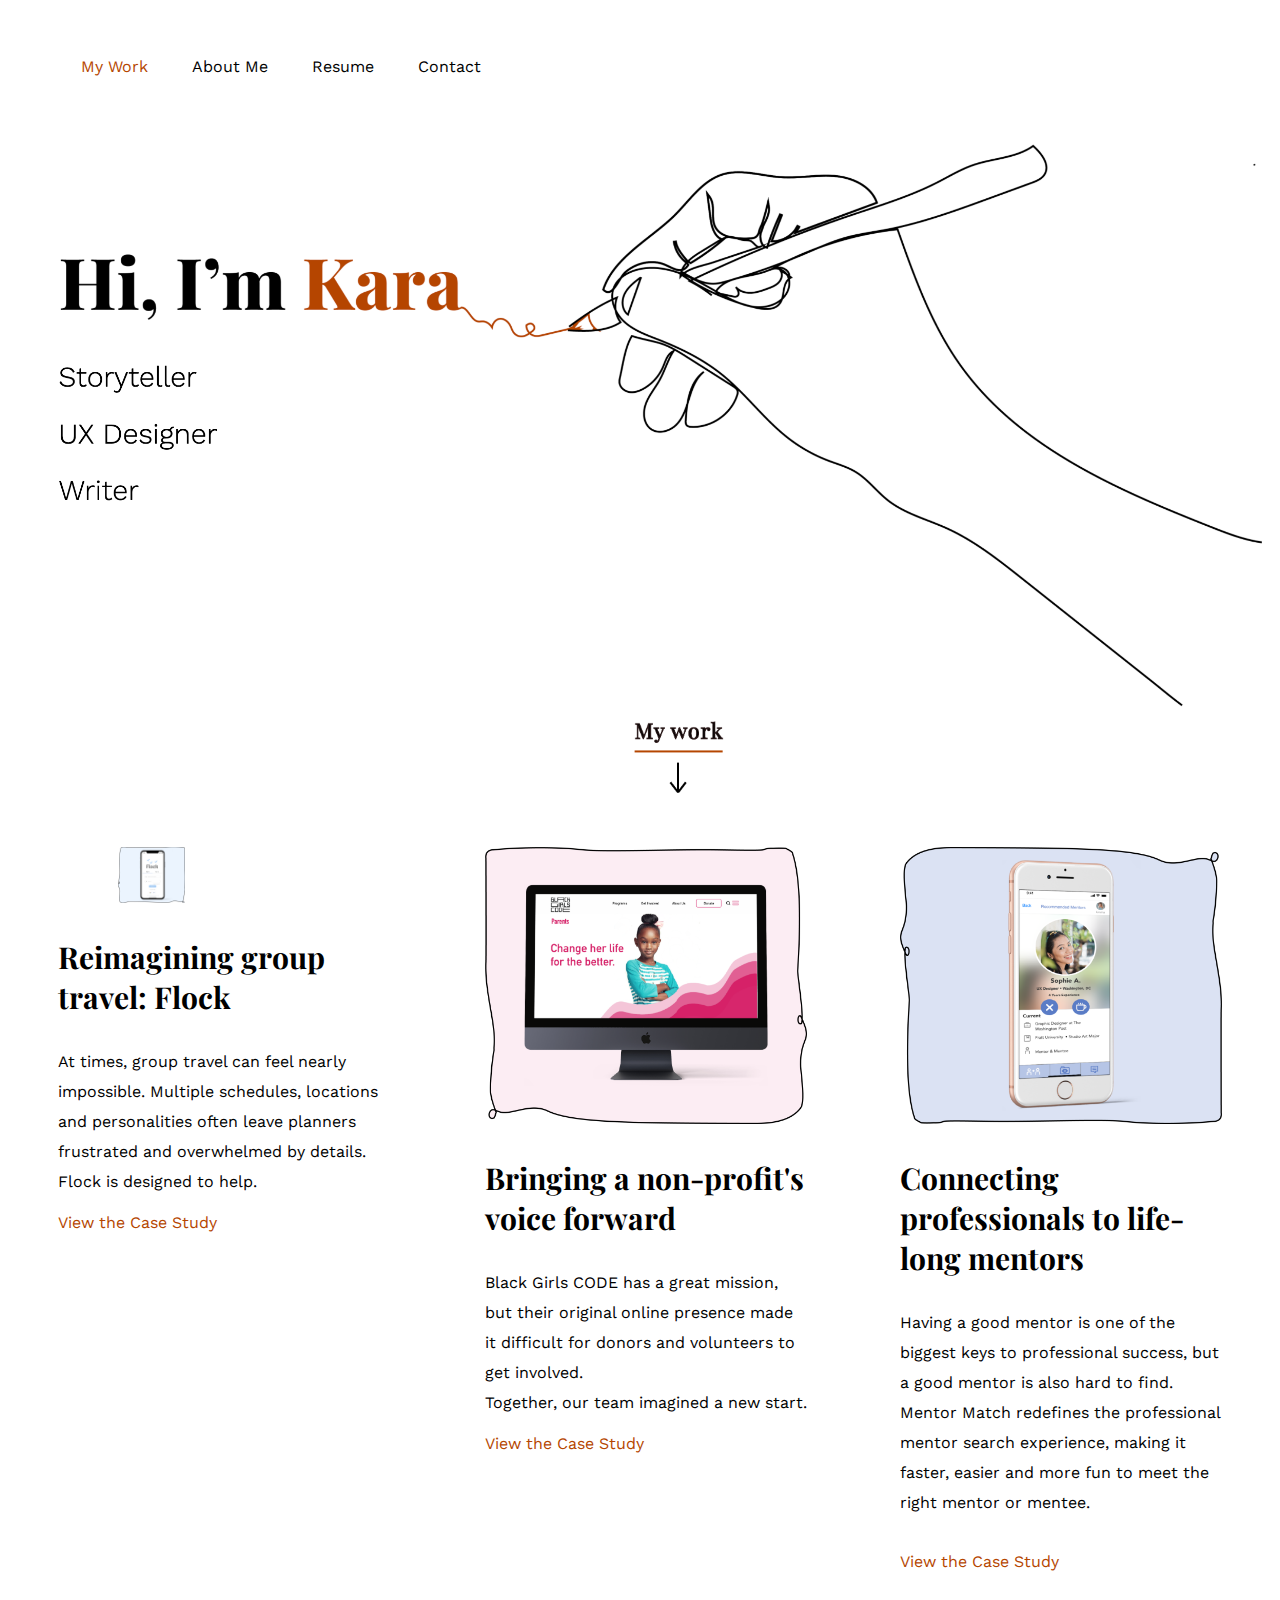
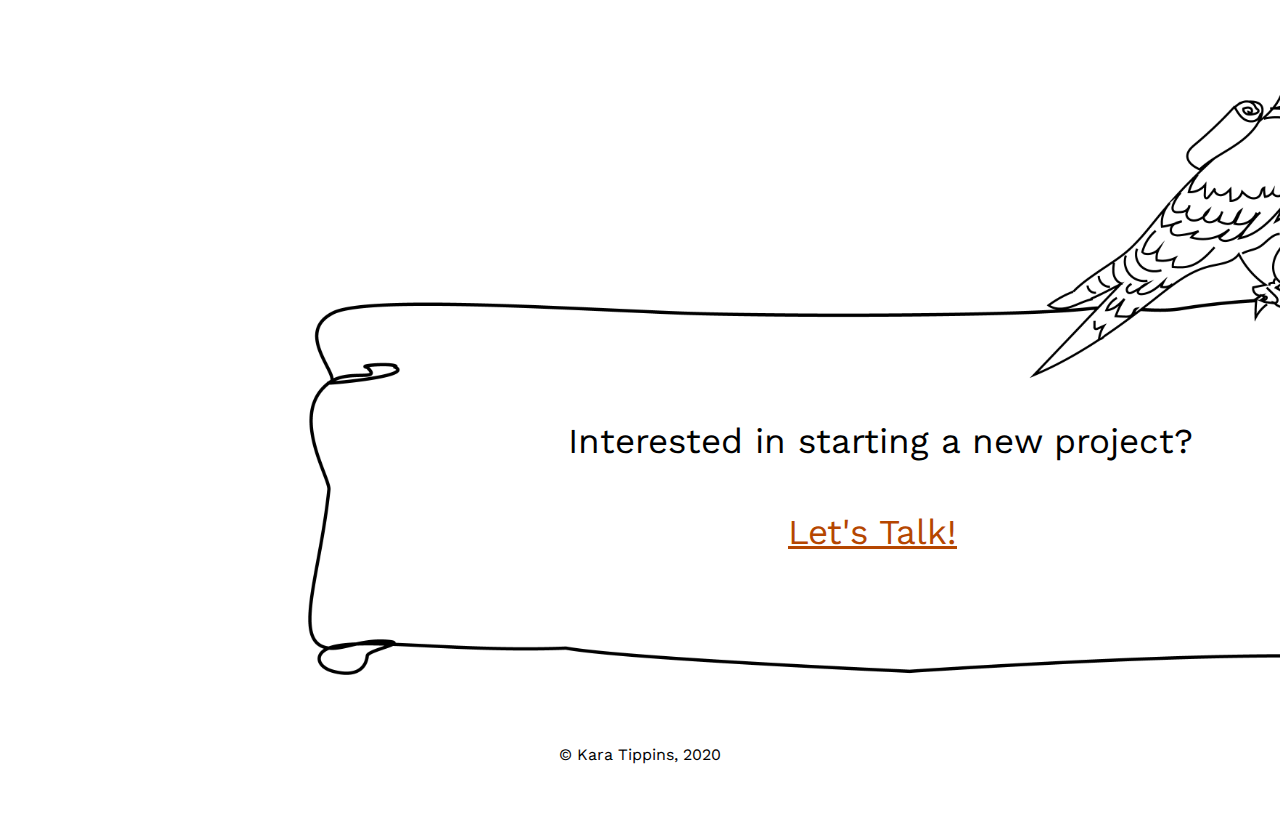
<file: index.html>
<!DOCTYPE html>
<html lang="en">
<head>
    <link href="https://fonts.googleapis.com/css2?family=Playfair+Display:ital,wght@0,400;0,500;0,600;0,700;0,800;0,900;1,400;1,500;1,600;1,700;1,800;1,900&family=Work+Sans:ital,wght@0,100;0,200;0,300;0,400;0,500;0,600;0,700;0,800;0,900;1,100;1,200;1,300;1,400;1,500;1,600;1,700;1,800;1,900&display=swap" rel="stylesheet"> 
    <link rel="stylesheet" href="CSS/style.css">
<title>Kara's Portfolio Homepage</title>
</head>
<body>

<!--Top bar navigation-->
<header class="navigation">
    <nav class="menu">
      <ul>
        <li><a href="index.html" class="on-that-page">My Work</a></li>
        <li><a href="aboutme.html" class="nav-bar-link">About Me</a></li>
        <li><a href="resume.html" class="nav-bar-link">Resume</a></li>
        <li><a href="contact.html"class="nav-bar-link">Contact</a></li>
      </ul>
    </nav>
</header>

<!--Start of the hero image section-->
<section id="heroimage">
    <div class="karahand">
        <img src="Images/Kara-hand-with-words.png" alt="Illustration of a hand holding a pencil writing 'Hi I'm Kara'">
    </div> 
    <div class="mywork2">
        <img src="Images/myworklogo.png" alt="My work text with an arrow pointing down to indicate case studies" style="height:auto; width: 90px;"/>
    </div>
    </section>

<!--Case studies-->
<section class="case-studies">

  <!-- Flock-->
   <div class="flock-case">
       <img class="flock-image" src="Images/flockcasehome.png" alt="the flock app homescreen inside of an iphone against a blue background">
       <div class="flock-case-details">
        <h3 class="h3">Reimagining group travel: Flock</h3>
        <p class="p">At times, group travel can feel nearly impossible. Multiple schedules, locations and personalities often leave planners frustrated and overwhelmed by details. <br> Flock is designed to help.</p>
        <a href="flockcasestudy.html" class="on-that-page" id="case-study-link-responsive">View the Case Study</a>
     </div>
    </div>

<!--bgc-->
  <div class="bgc-case">
    <img class="bgc-image" src="Images/bcgcasehome.png" alt="a picture of the redesigned black girls code website on a computer">
      <div class="bgc-case-details"></div>
        <h3 class="h3">Bringing a non-profit's voice forward</h3>
        <p class="p">Black Girls CODE has a great mission, but their original online presence made it difficult for donors and volunteers to get involved. <br> Together, our team imagined a new start.</p>
        <a href="bgccasestudy.html" class="on-that-page" id="case-study-link-responsive">View the Case Study</a>
      </div>
  </div>

<!--Mentor Match-->
  <div class="mentor-match-case">
    <img class="mentor-match-image" src="Images/mentormatchcasehome.png" alt="an image of the mentor match app screen on an iphone with a purple background">
    <div class="mentor-match-case-details">
      <h3 class="h3 case-title-responsive">Connecting professionals to life-long mentors</h3>
      <p class="p case-paragraph-responsive">Having a good mentor is one of the biggest keys to professional success, but a good mentor is also hard to find. <br> Mentor Match redefines the professional mentor search experience, making it faster, easier and more fun to meet the right mentor or mentee.</p>
      <br>
      <a href="memtormatchcasestudy.html" class="on-that-page" id="case-study-link-responsive">View the Case Study</a>
    </div>
  </div>
</section>

<!--Start of the Contact Me Bird-->
<div class="footer-bird">
 <img src="Images/footerbird.png" class="footer-bird" >
 <h3 class="starting_project">Interested in starting a new project?</h3>
 <a class="lets-talk" href="mailto:kara.a.tippins@gmail.com">Let's Talk!</a>
</div>

<!--Start of the footer-->
<footer class="footer">
<p>© Kara Tippins, 2020</p>
</footer>

<!-- Global site tag (gtag.js) - Google Analytics -->
<script async src="https://www.googletagmanager.com/gtag/js?id=UA-178915495-1"></script>
<script>
  window.dataLayer = window.dataLayer || [];
  function gtag(){dataLayer.push(arguments);}
  gtag('js', new Date());

  gtag('config', 'UA-178915495-1');
</script>

</body>
<script src="js/index.js"></script>
</html>
</file>
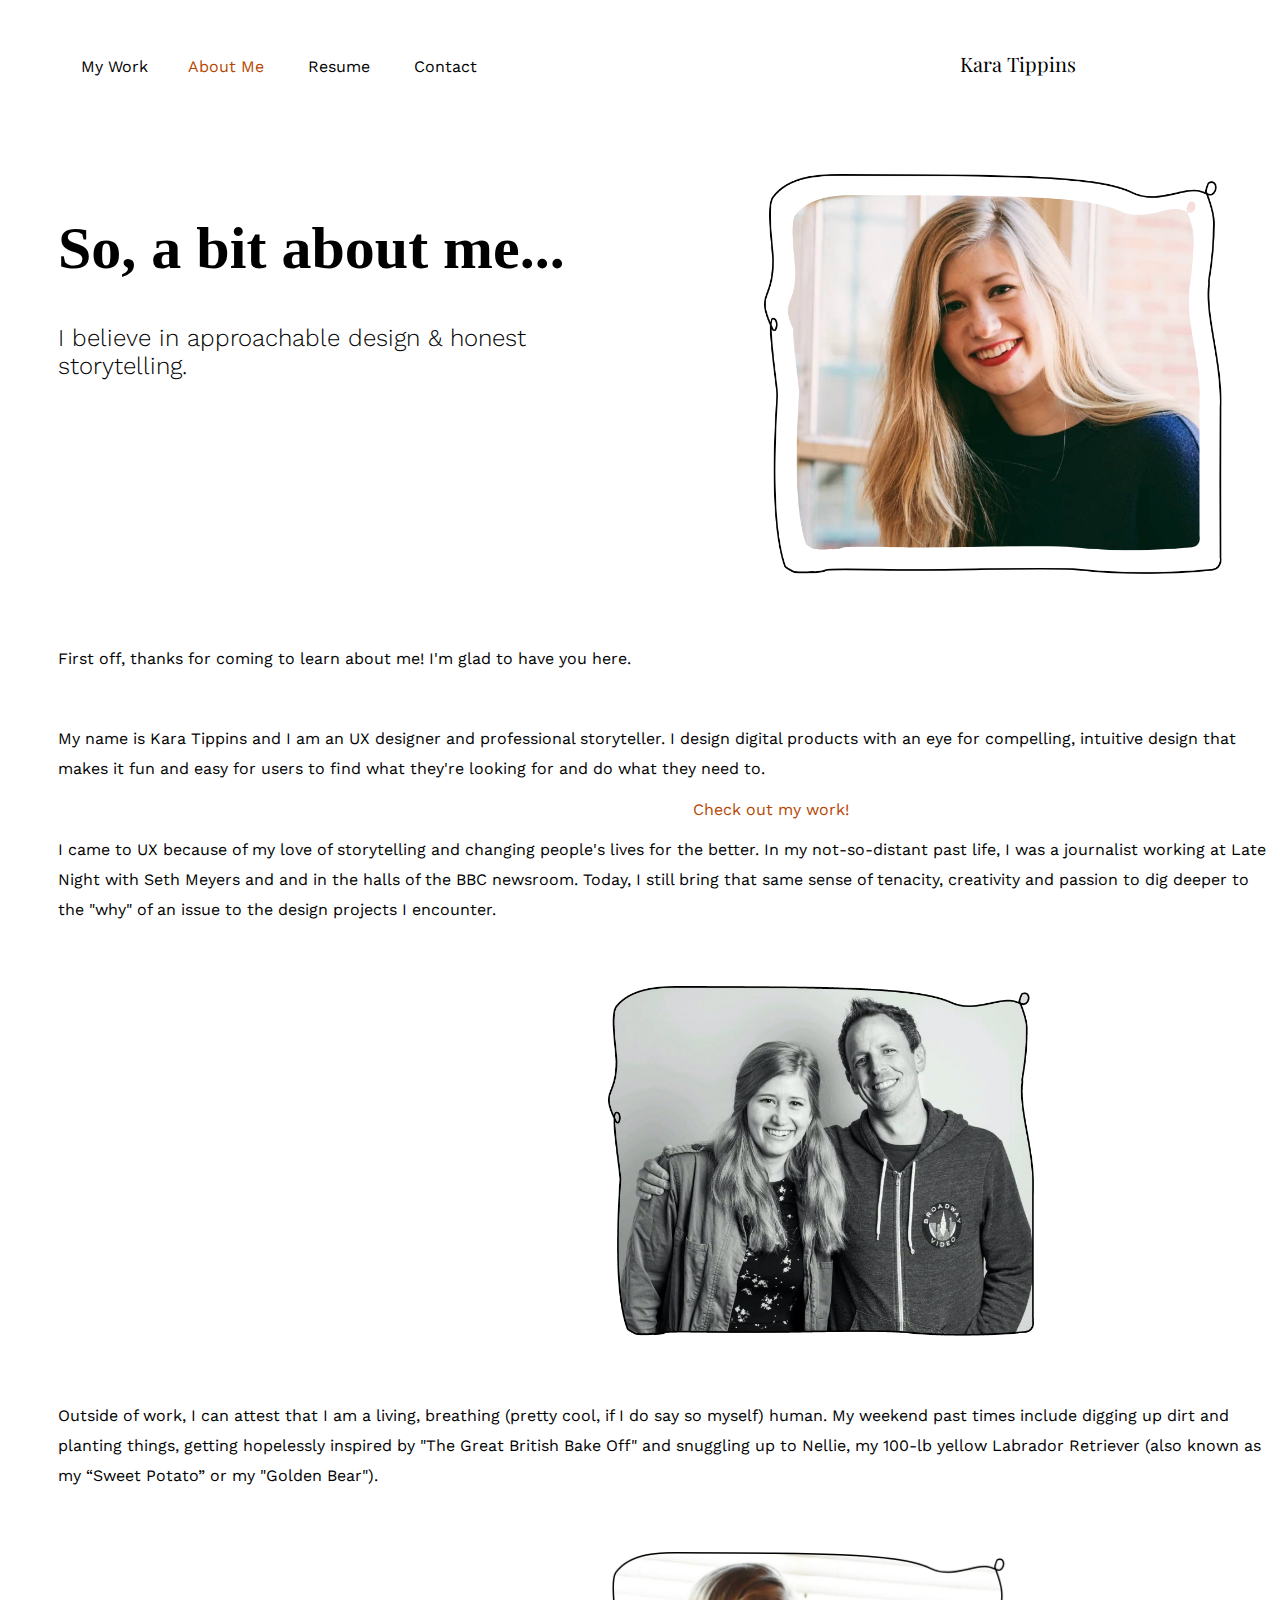
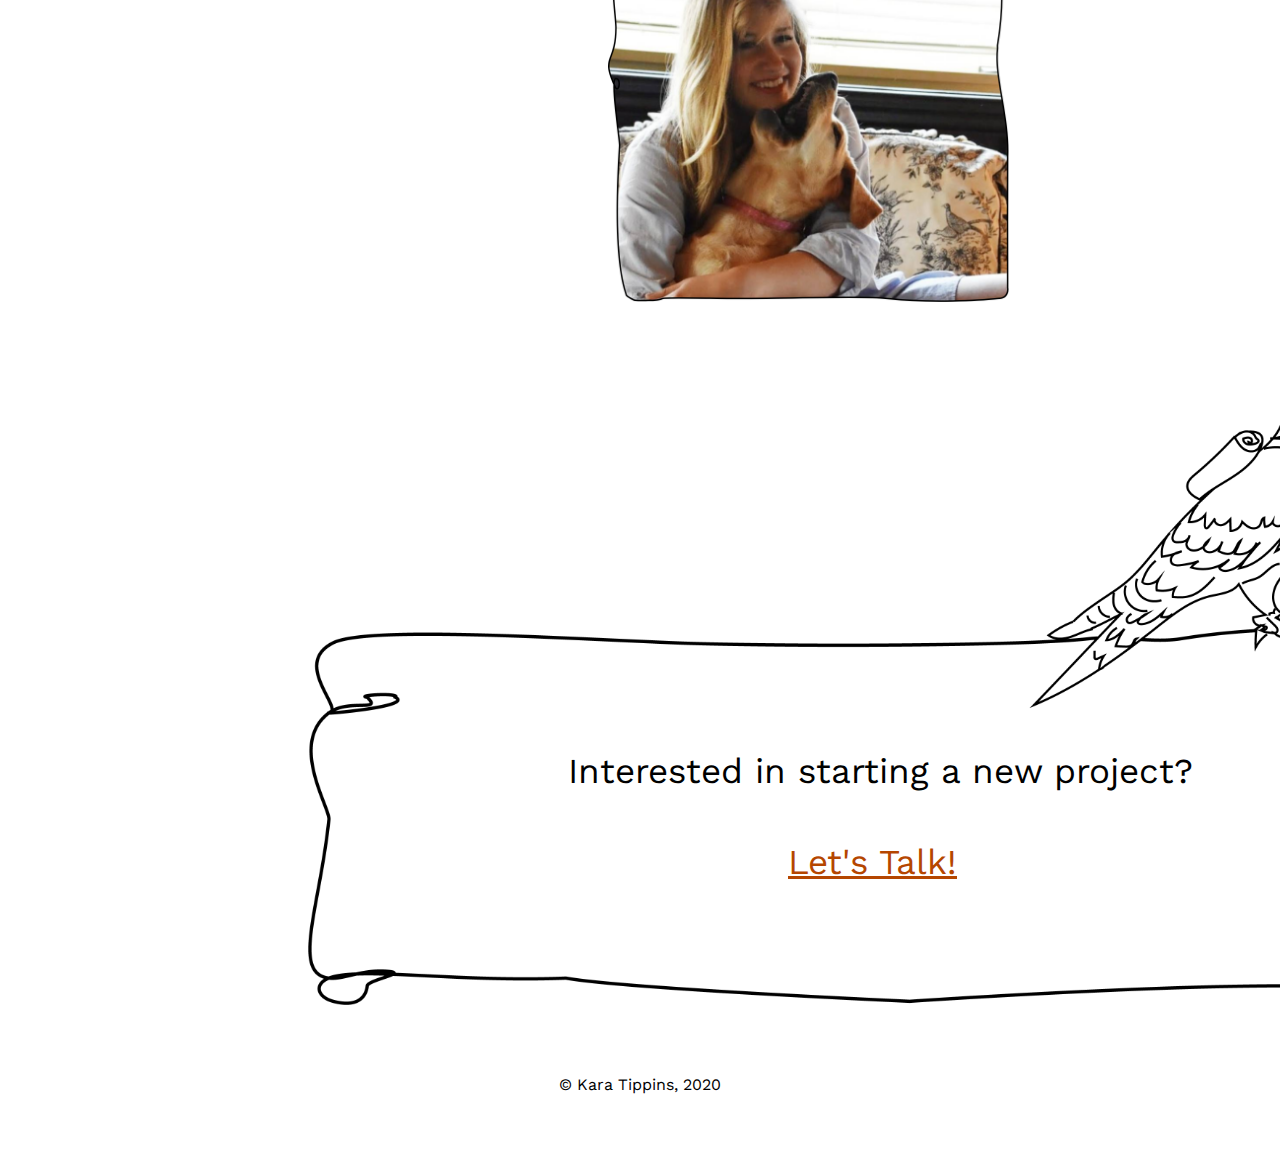
<file: aboutme.html>
<!DOCTYPE html>
<html lang="en">
<head>
    <link href="https://fonts.googleapis.com/css2?family=Playfair+Display:ital,wght@0,400;0,500;0,600;0,700;0,800;0,900;1,400;1,500;1,600;1,700;1,800;1,900&family=Work+Sans:ital,wght@0,100;0,200;0,300;0,400;0,500;0,600;0,700;0,800;0,900;1,100;1,200;1,300;1,400;1,500;1,600;1,700;1,800;1,900&display=swap" rel="stylesheet"> 
    <link rel="stylesheet" href="CSS/style.css">
<title>Kara's Portfolio Homepage</title>
</head>
<body>

<!--Top bar navigation-->
<header class="navigation">
    <nav class="menu">
      <ul>
        <li><a href="index.html" class="nav-bar-link">My Work</a>
        <li><a href="aboutme.html" class="on-that-page">About Me</a></li>
        <li><a href="resume.html" class="nav-bar-link">Resume</a></li>
        <li><a href="contact.html" class="nav-bar-link">Contact</a></li>
      </ul>
    </nav>
    <a href="index.html" class="kara-tippins-home">Kara Tippins</a>
</header>

<!--Top header-->
<div class="flex-container">
  <div>
    <h1 class="a-bit-about-me">So, a bit about me...</h1>
    <h2 class="ethos-blurb">I believe in approachable design & honest storytelling.</h2>
  </div>
  <div>
    <img class="kara-headshot" src="Images/about-me-headshot@2x.png" alt="a photo of me smiling with red lipstick and a blue sweater." class="kara-headshot"> 
  </div>
</div>

<!--The page's text and body images-->
<p class="about-me-body-text p">First off, thanks for coming to learn about me! I'm glad to have you here.</p>
<br>
<p class="about-me-body-text p"> My name is Kara Tippins and I am an UX designer and professional storyteller. I design digital products with an eye for compelling, intuitive design that makes it fun and easy for users to find what they're looking for and do what they need to.</p>
<a href="bgccasestudy.html" class="on-that-page about-me-work-button">Check out my work!</a>
<p class="about-me-body-text p"> I came to UX because of my love of storytelling and changing people's lives for the better. In my not-so-distant past life, I was a journalist working at Late Night with Seth Meyers and and in the halls of the BBC newsroom. Today, I still bring that same sense of tenacity, creativity and passion to dig deeper to the "why" of an issue to the design projects I encounter. </p>
<img class="kara-about-me-pics" src="Images/kara-late-night@2x.png" alt="a photo of me smiling with Seth Meyers"> 
<p class="about-me-body-text p">Outside of work, I can attest that I am a living, breathing (pretty cool, if I do say so myself) human. My weekend past times include digging up dirt and planting things, getting hopelessly inspired by "The Great British Bake Off" and snuggling up to Nellie, my 100-lb yellow Labrador Retriever (also known as my “Sweet Potato” or my "Golden Bear").</p>
<img class="kara-about-me-pics" src="Images/nellie_kara_pic@2x.png" alt="a photo of me smiling with my yellow lab"> 

<!--Start of the Contact Me Bird-->
<div class="footer-bird">
 <img src="Images/footerbird.png" class="footer-bird" >
 <h3 class="starting_project">Interested in starting a new project?</h3>
 <a class="lets-talk" href="mailto:kara.a.tippins@gmail.com">Let's Talk!</a>
</div>

<!--Start of the footer-->
<footer class="footer">
<p>© Kara Tippins, 2020</p>
</footer>
</body>
</html>
</file>
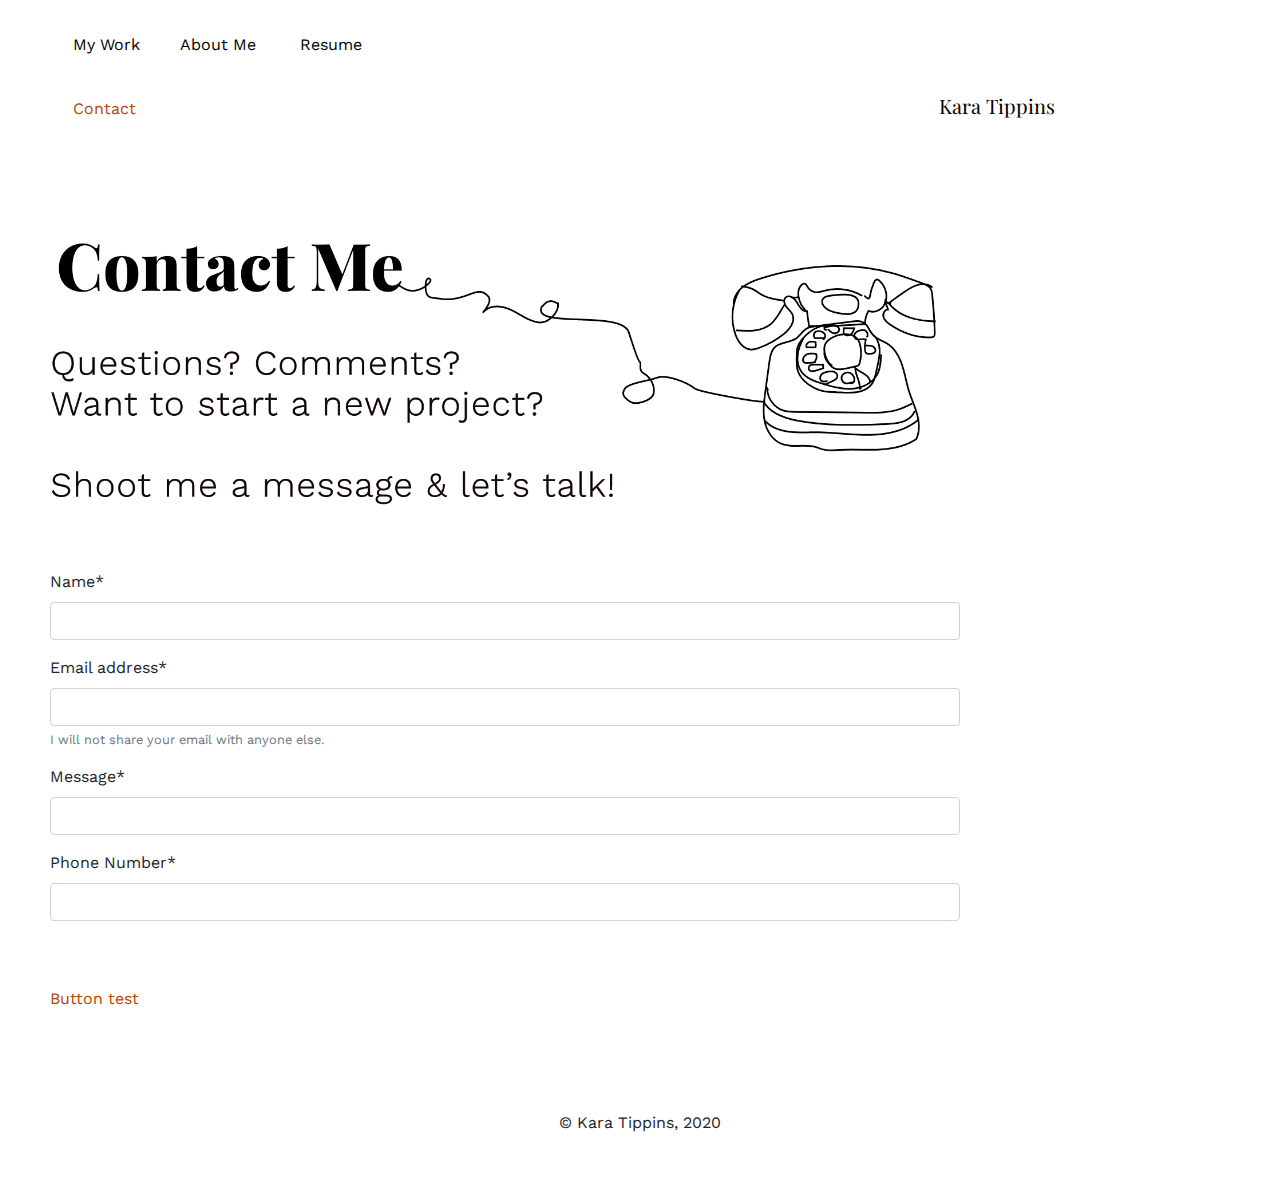
<file: contact.html>
<!DOCTYPE html>
<html lang="en">
<head>
    <link href="https://fonts.googleapis.com/css2?family=Playfair+Display:ital,wght@0,400;0,500;0,600;0,700;0,800;0,900;1,400;1,500;1,600;1,700;1,800;1,900&family=Work+Sans:ital,wght@0,100;0,200;0,300;0,400;0,500;0,600;0,700;0,800;0,900;1,100;1,200;1,300;1,400;1,500;1,600;1,700;1,800;1,900&display=swap" rel="stylesheet"> 
    <link rel="stylesheet" href="https://stackpath.bootstrapcdn.com/bootstrap/4.5.2/css/bootstrap.min.css" integrity="sha384-JcKb8q3iqJ61gNV9KGb8thSsNjpSL0n8PARn9HuZOnIxN0hoP+VmmDGMN5t9UJ0Z" crossorigin="anonymous">
    <link rel="stylesheet" href="CSS/style.css">
<title>Kara's Portfolio Homepage</title>
</head>
<body>

<!--Top bar navigation-->
<header class="navigation">
    <nav class="menu">
      <ul>
        <li><a href="index.html" class="nav-bar-link">My Work</a>
        <li><a href="aboutme.html" class="nav-bar-link">About Me</a></li>
        <li><a href="resume.html" class="nav-bar-link">Resume</a></li>
        <li><a href="contact.html" class="on-that-page">Contact</a></li>
      </ul>
    </nav>
    <a href="index.html" class="kara-tippins-home">Kara Tippins</a>
</header>

<!--Hero image welcome part of the page-->
<div class="flex-container">
  <img class="contact-me-header" src="Images/contact-me-header@2x.png" alt="a drawn telephone and the text Contact Me. Beneath the contact me text it says Questions? Comments? Want to start a new project together? Shoot me a message and let's talk!"> 
</div>

<!--Contact Info Form-->
<form class="form1">
  <div class="form-group">
    <label for="exampleInputName1">Name*</label>
    <input type="text" class="form-control" id="exampleInputName1">
  </div>
  <div class="form-group">
    <label for="exampleInputEmail1">Email address*</label>
    <input type="email" class="form-control" id="exampleInputEmail1" aria-describedby="emailHelp">
    <small id="emailHelp" class="form-text text-muted">I will not share your email with anyone else.</small>
  </div>
  <div class="form-group" id="message-form-group">
    <label for="exampleInputMessage1">Message*</label>
    <input type="text" class="form-control" id="exampleInputMessage1">
  </div>
  <div class="form-group" id="message-form-group">
    <label for="exampleInputPhone1">Phone Number*</label>
    <input type="number" class="form-control" id="exampleInputPhone1">
  </div>
  <!--<button class="btn btn-primary text-change">Let the conversation begin!</button>-->
  <p class="p" id="talk-soon-confirmation">Thanks for your message! We'll talk soon.</p>
</form>
<button class="btn btn-primary text-change">Button test</button>


<!--Start of the footer-->
<footer class="footer">
<p>© Kara Tippins, 2020</p>
</footer>
</body>
<script src="https://code.jquery.com/jquery-3.5.1.slim.min.js" integrity="sha384-DfXdz2htPH0lsSSs5nCTpuj/zy4C+OGpamoFVy38MVBnE+IbbVYUew+OrCXaRkfj" crossorigin="anonymous"></script>
<script src="https://cdn.jsdelivr.net/npm/popper.js@1.16.1/dist/umd/popper.min.js" integrity="sha384-9/reFTGAW83EW2RDu2S0VKaIzap3H66lZH81PoYlFhbGU+6BZp6G7niu735Sk7lN" crossorigin="anonymous"></script>
<script src="https://stackpath.bootstrapcdn.com/bootstrap/4.5.2/js/bootstrap.min.js" integrity="sha384-B4gt1jrGC7Jh4AgTPSdUtOBvfO8shuf57BaghqFfPlYxofvL8/KUEfYiJOMMV+rV" crossorigin="anonymous"></script>
<script src="js/index.js"></script>
</html>
</file>
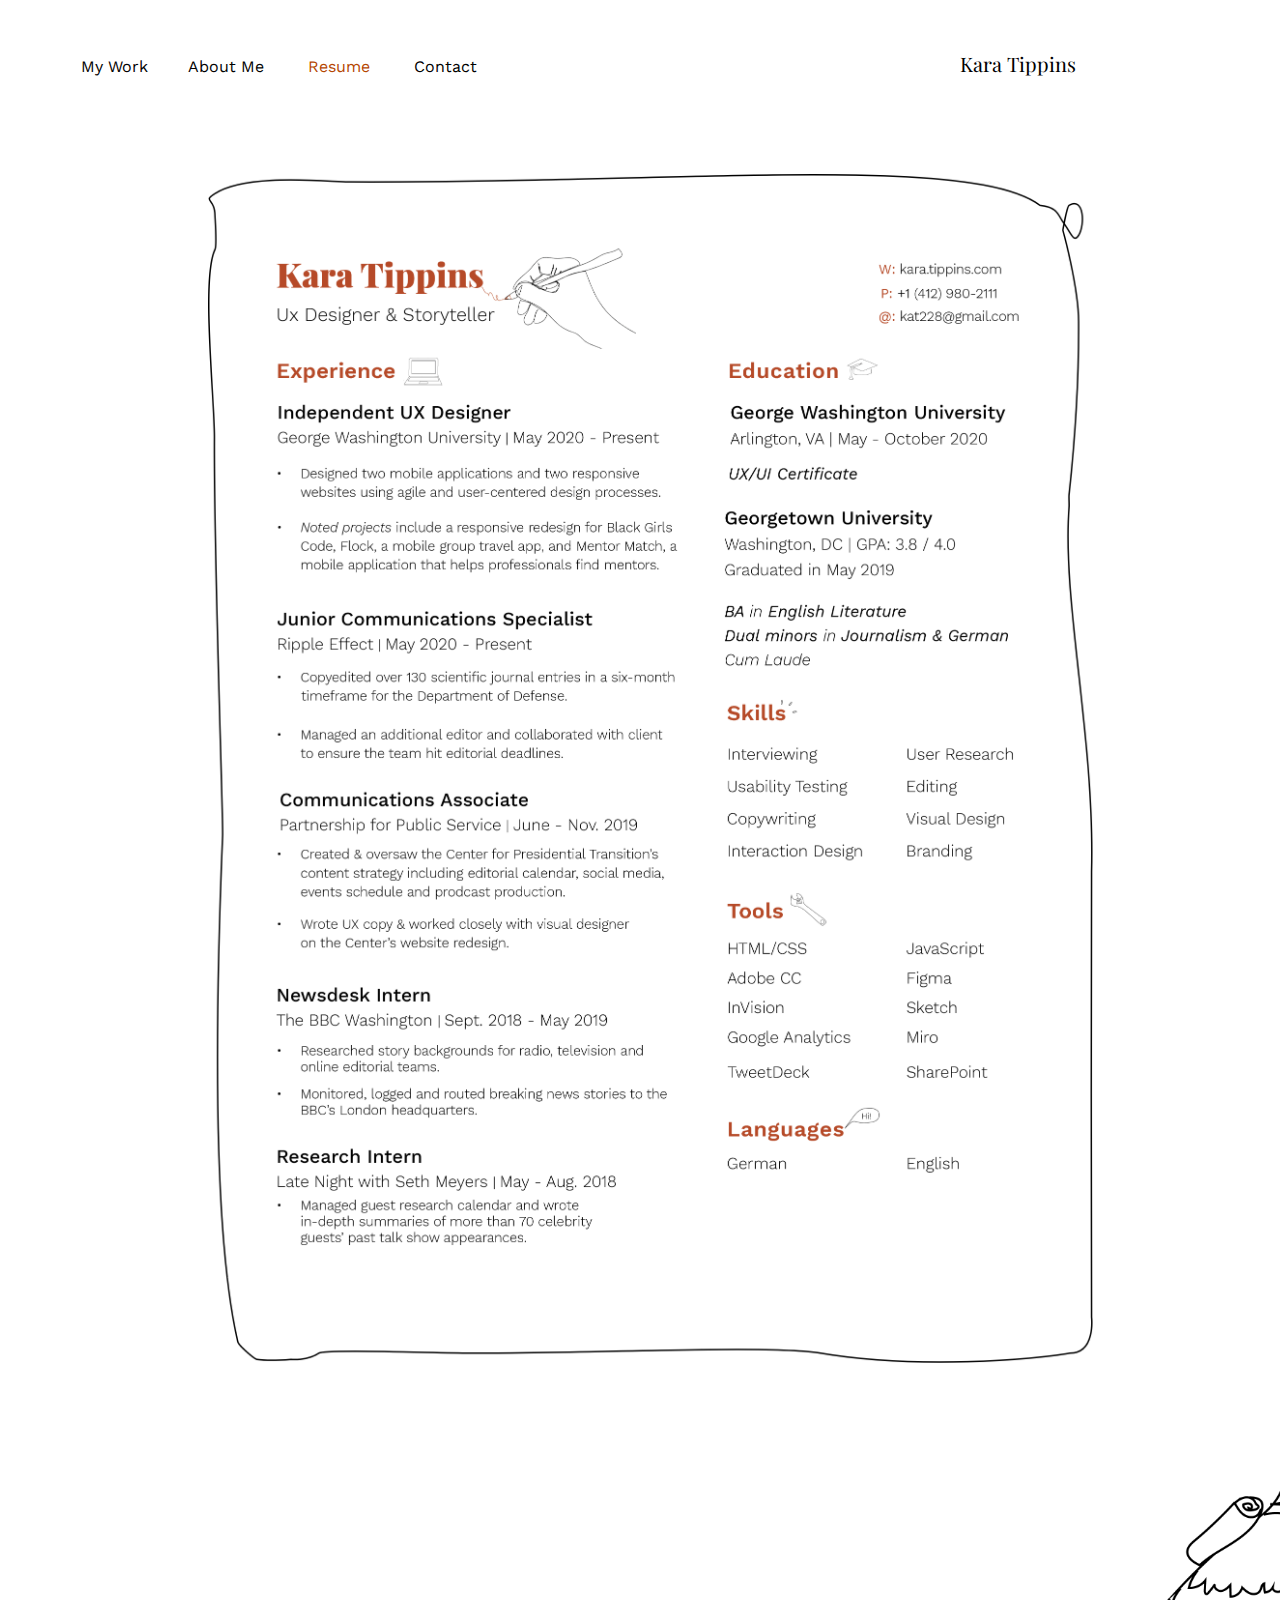
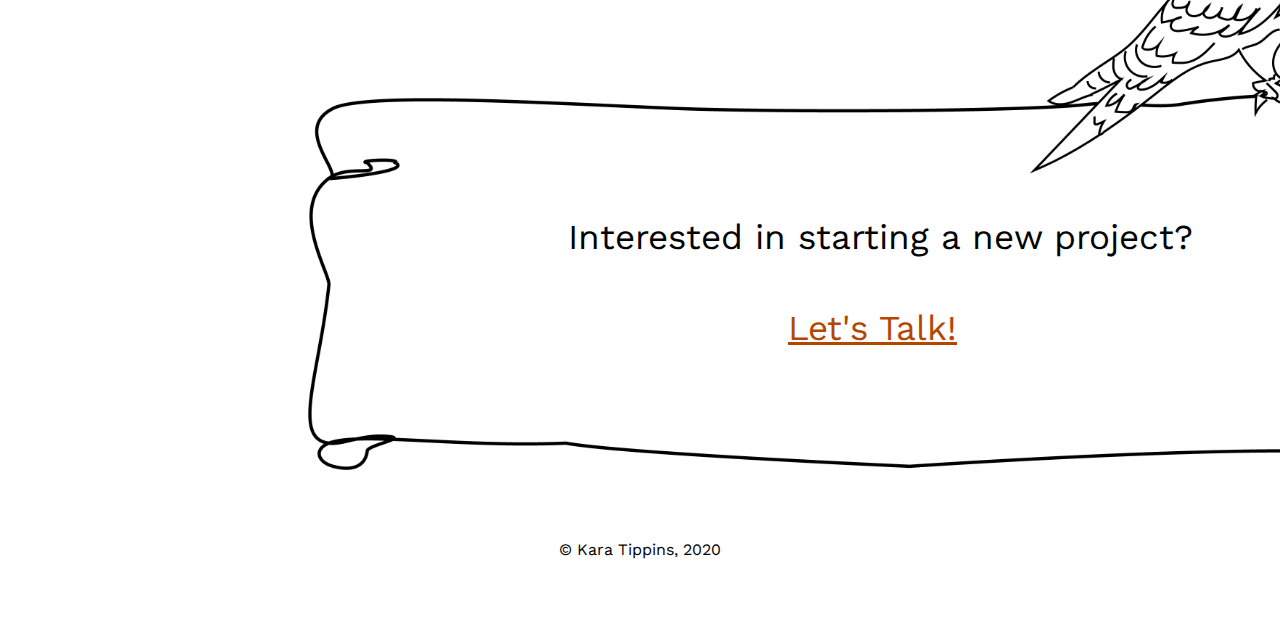
<file: resume.html>
<!DOCTYPE html>
<html lang="en">
<head>
    <link href="https://fonts.googleapis.com/css2?family=Playfair+Display:ital,wght@0,400;0,500;0,600;0,700;0,800;0,900;1,400;1,500;1,600;1,700;1,800;1,900&family=Work+Sans:ital,wght@0,100;0,200;0,300;0,400;0,500;0,600;0,700;0,800;0,900;1,100;1,200;1,300;1,400;1,500;1,600;1,700;1,800;1,900&display=swap" rel="stylesheet"> 
    <link rel="stylesheet" href="CSS/style.css">
<title>Kara's Resume</title>
</head>
<body>

<!--Top bar navigation-->
<header class="navigation">
     <nav class="menu">
        <ul>
            <li><a href="index.html" class="nav-bar-link">My Work</a>
            <li><a href="aboutme.html" class="nav-bar-link">About Me</a></li>
            <li><a href="resume.html" class="on-that-page">Resume</a></li>
            <li><a href="contact.html" class="nav-bar-link">Contact</a></li>
        </ul>
    </nav>
    <a href="index.html" class="kara-tippins-home">Kara Tippins</a>
</header>

<!--The resume itself-->
<img class="resume" src="Images/resume.png" alt="A copy of my resume including my education (Georgetown University), my recent experience (independent user experience designer and writer) and skills and tools (user-centric design, figma, Adobe suite)">

<!--Start of the contact me bird-->
<div class="footer-bird">
 <img src="Images/footerbird.png" class="footer-bird" >
 <h3 class="starting_project">Interested in starting a new project?</h3>
 <a class="lets-talk" href="mailto:kara.a.tippins@gmail.com">Let's Talk!</a>
</div>

<!--Start of the footer-->
<footer class="footer">
<p>© Kara Tippins, 2020</p>
</footer>
</body>
</html>
</file>
<file: CSS/style.css>
/* Navigation */
.menu li{
    display: inline-block;
    padding: 20px;
    font-family: 'Work Sans', sans-serif;
    font-weight: 400;
    text-decoration: none;
    color: black;
}

nav{
display: inline-block;
width: 73%;
padding: 1%;
}

ul{
    width: 50%;
}

.nav-bar-link{
    font-family: 'Work Sans', sans-serif;
    font-weight: 400;
    text-decoration: none;
    color: black;
}

.nav-bar-link:hover{
    font-weight: 600;
    text-decoration-line: underline;
    }

.kara-tippins-home{
    color: black; 
    font-family: playfair display; 
    right: 500px; 
    font-size: 20px; 
    text-decoration: none; 
    }

.kara-tippins-home:hover{
    color: black; 
    font-family: playfair display; 
    right: 500px; 
    font-size: 20px; 
    text-decoration: underline; 
}
/* Change in nav text color when you are on that page */

.on-that-page{
    font-family: 'Work Sans', sans-serif;
    font-weight: 400;
    text-decoration: none;
    color: #B54600;
}

/* Home page link for subsidary pages */

.kara-home-page-link{
    display: inline-block;
    font-weight: 300; 
    font-size: 30px;
    text-decoration: none;
    color: black;
}

.kara-home-page-link:hover{
    text-decoration: underline; 
}

/* Homepage - Hand images + UX designer, story teller, writer text */

.karahand{
    display: inline-block;
    position: relative; 
    padding: 5px;
}

.karahand img{
    height: auto;
    width: 100%;
}

.text h2{
    position: absolute;
    font-family:'Work Sans', sans-serif;
    font-size: 30px;
    top: 290px;
    line-height: 60px;
    padding: 50px;
    font-weight: 300; 
}

.mywork2{
    display: block;
    margin-left: auto;
    margin-right: auto;
    top: 10px;
    height: 1%;
    width: 1%;
}

/* Home page - Grid area for the case studies */

.case-studies{
    padding: 50px; 
    display: grid;
    grid-gap: 8%;
    grid-template-areas:
    'flock-case'
    'bgc-case'
    'mentor-match-case';
    grid-template-rows: 1fr 1fr 1fr;
    grid-template-columns: 1fr; 
}

/* Flock case study */
.flock-case{
    grid-area: flock-case;
}

.flock-case-details{
    grid-area: flock-case-details; 
}

.flock-image{
    height: auto;
    width: 100%;
}

/* Homepage - Black Girls Code case study */
.bgc-case{
    grid-area: bgc-case; 
}

.bgc-image{
    height: auto;
    width: 100%;
}

.bgc-case-details{
    grid-area: bgc-case-details;
}

.mentor-match-case{
    grid-area: mentor-match-case;

}

/* Home page - Mentor Match case study */
.mentor-match-image{
    height: auto;
    width: 100%;
}

.mentor-match-case-details{
    grid-area: mentor-match-case-details;
}

.case-studies{
    display: flex;
    flex-direction: row;
}

h3{
    font-family: 'Playfair Display', serif;
    font-size: 30px;
}

.p{
    font-family: 'Work Sans', sans-serif;
    font-size: 16px;
    font-weight: 400; 
    line-height: 30px;
}

/* Home page - View case study button */

.view-the-case-study{
    background-color:#FFF;
    border:none;
    color: #B54600;
    display: inline-block; 
    font-size: 16px;
    margin: 0px 0 0 0px; 
    padding: 20px; 

}

.view-the-case-study:hover{
    font-weight: bold;
    text-decoration-line: underline;
}

/* About Me Page */

.flex-container{
    padding: 50px; 
    display: flex; 
    flex-direction: row; 
    justify-content: flex-start; 
    align-items: flex-start; 
}

/* About me page - header and hero image area */

.a-bit-about-me{
    font-size: 60px; 
}
.ethos-blurb{
    font-family: 'Work Sans', sans-serif; 
    font-weight: 300; 
}

.kara-headshot{
   height: 400px;
   Width: auto;
   margin: 0px 0 0 125px;
}

/* About me page - main content area */

.about-me-body-text{
    margin-left: 50px; 
}

.about-me-work-button{
    margin: 20px 0 55px 685px; 
}

.kara-about-me-pics{
    height: 350px;
    Width: auto;
    margin: 45px 100px 45px 600px; 
}


/* Resume Page */

.resume{
    padding: 50px; 
    height: auto; 
    Width: 70%;
    display: inline-block;
    position: relative; 
    margin-left: 150px;
    margin-right: auto;
}

/* Contact Page */
.form1{
    width: 75%;
}
.form-group{
    font-family: 'Work Sans', sans-serif; 
    margin-left: 50px; 
}

.contact-me-header{
    width: auto; 
    height: 300px; 
}

.btn-primary{
    background-color:#FFF;
    border:none;
    font-family:'Work Sans', sans-serif; 
    color: #B54600;
    display: inline-block; 
    font-size: 16px;
    margin: 0px 0 0 0px; 
    padding: 50px; 
}

.btn-primary:hover{
    background-color:#FFF;
    border:none;
    font-family:'Work Sans', sans-serif; 
    color: #B54600;
    display: inline-block; 
    font-size: 16px;
    margin: 0px 0 0 0px; 
    padding: 50px; 
    font-weight: bold;
    text-decoration-line: underline;
}

#talk-soon-confirmation{
    display: none; 
}

/* Flock case study page */

.flock-case-study-body{
    padding: 60px; 
}

.flock-image{
    width: 20%; 
    height: auto; 
    margin-left: 60px; 
    margin-right: 20px;
}

.flock-page-overview{
    display: flex; 
    flex-direction: row;
    justify-content: flex-start;  
}

.flock-overview-text{
    margin-left: 35px;
}

#flock-case-study-title1{
    font-family: 'playfair display'; 
    font-size: 60px; 
    margin-bottom: 5px;
    font-weight: 250px; 
}

#flock-case-study-title2{
    font-family: 'playfair display'; 
    font-size: 25px; 
    font-weight: 300;
    margin-top: 8px; 
} 

.flock-header-text{
    font-family:'Work Sans', sans-serif; 

}

.subheading-beneath-process-stage{
    font-family:'Work Sans', sans-serif; 
    font-size: 20px;
    font-weight: 400;  

}

#flock-case-study-main-content{
    padding: 60px;
    padding-right: 100px;
}

.flock-body-p{
    font-family:'Work Sans', sans-serif; 
}

.my-process-img{
    width: 60%;
    height: auto;
    margin-left: 10%;
    margin-top: 2%;
    margin-bottom: 2%;
}

.flock-body-images{
    width: 40%;
    height: auto;
    margin-left: 10%;
    margin-top: 2%;
    margin-bottom: 2%;
}

#rachel-persona{
    width: 60%;
    height: auto;
    margin-left: 10%;
    margin-top: 2%;
    margin-bottom: 2%;
}

#how-might-we-img{
    width: 50%;
    height: auto;
    margin-left: 10%;
    margin-top: 2%;
    margin-bottom: 2%;
}

#storyboard-img-flock{
    width: 60%;
    height: auto;
    margin-left: 10%;
    margin-top: 2%;
    margin-bottom: 2%;
}

#journey-map-img-flock{
    width: 60%;
    height: auto;
    margin-left: 10%;
    margin-top: 2%;
    margin-bottom: 2%;
}

#user-testing-img{
    width: 80%;
    height: auto;
    margin-left: 10%;
    margin-top: 2%;
    margin-bottom: 2%;

}
.usability-users-preferences{
    font-family:'Work Sans', sans-serif; 
    text-decoration: underline; 
}
.flock-usability-list{
    font-family:'Work Sans', sans-serif; 
}

#flock-case-study-large-image{
    margin-top: 2%;
    height: auto; 
    width: 70%; 
}

#flock-mock-up-img{
    margin-top: 10%; 
    height: auto; 
    width: 80%; 
}
/* Footer bird area */

.footer-bird{
    display: inline-block;
    position: relative; 
    margin-left: 150px;
    margin-right: auto;
    height: auto;
    width: 1200px;
}

.starting_project{
    position: absolute;
    font-family:'Work Sans', sans-serif;
    font-weight: 400;
    font-size: 35px;
    top: 255px;
    left: 320px;
    line-height: 80px;
    padding: 90px;
}


/* Let's talk button */

.lets-talk{
    position: absolute; 
    font-family:'Work Sans', sans-serif;
    font-weight: 400;
    color: #B54600;
    background-color: #FFF;
    border: none;
    font-size: 35px;
    top: 490px;
    left: 630px;

}

.lets-talk:hover{
    font-weight: 600;
    text-decoration-line: underline;
}

/* Copyright footer area*/

footer{
    display: block;
    position: relative; 
    padding: 50px;
    margin-left: auto;
    margin-right: auto;
    font-family:'Work Sans', sans-serif;
    font-size: 16px;
    text-align: center;
}

/* Responsive design - media queries */

@media all and (max-width: 1205px){

    .text h2{
        position: absolute;
        font-family:'Work Sans', sans-serif;
        font-size: 30px;
        top: 350px;
        line-height: 60px;
        padding: 50px;
        font-weight: 300; 
    }

    .menu li{
        display: block;
        padding: 20px;
        font-family: 'Work Sans', sans-serif;
        font-weight: 400;
        text-decoration: none;
        color: black;
    }
    
    nav{
    display: block;
    width: 73%;
    padding: 1%;
    }

    ul{
    width: 50%;
    }

    .case-studies{
        display: flex;
        flex-direction: column;
    }
   
.flock-image{
     height: auto;
     width: 60%;
     margin-top: 20px; 
     
}

.bgc-image{
    height: auto;
    width: 60%;
}


.mentor-match-image{
    height: auto;
    width: 60%;
}

#case-study-link-responsive{
    margin-top: 20px; 
    margin-bottom: 20px; 
}
}
</file>
